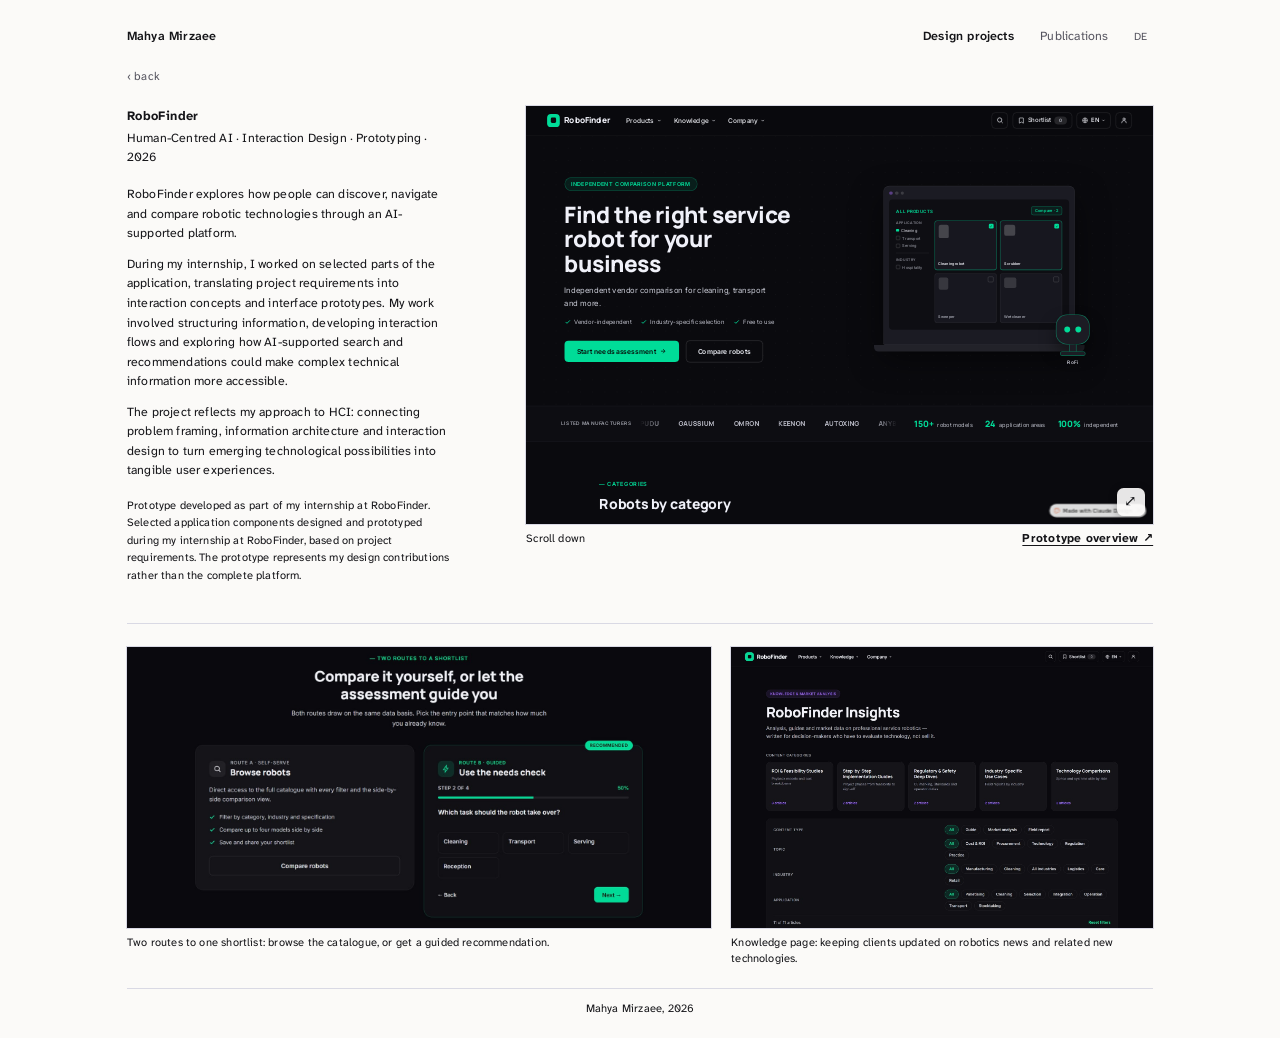
<file: index.html>
<!doctype html>
<html lang="en">
<head>
  <meta charset="utf-8">
  <meta name="viewport" content="width=device-width, initial-scale=1">
  <title>RoboFinder · Mahya Mirzaee</title>
  <meta name="description" content="RoboFinder: how people can discover, navigate and compare robotic technologies through an AI-supported platform. Interaction design and prototyping from my internship.">
  <meta name="theme-color" content="#fbfaf8">
  <link rel="stylesheet" href="project.css?v=10">
<style id="site-bar">
  /* same top bar as the portfolio (mahyamirzaee.github.io) */
  .site-bar { display: flex; flex-wrap: wrap; align-items: baseline; gap: 12px 24px; padding: 4px 0 26px; font-family: "Atkinson Hyperlegible Next", system-ui, sans-serif; }
  .site-bar .sb-name { margin-right: auto; font-size: 15px; font-weight: 600; color: #141418; text-decoration: none; }
  .site-bar nav { display: flex; flex-wrap: wrap; gap: 6px 32px; }
  .site-bar nav a { font-size: 15px; color: #55545f; text-decoration: none; }
  .site-bar nav a[aria-current="page"] { color: #141418; font-weight: 600; }
  .site-bar .sb-lang { font-size: 13px; color: #55545f; text-decoration: none; padding: 2px 7px; }
  .site-bar a:hover { color: #26307f; }
  /* one look for every back link */
  .top { font-size: 14px; }
  .top a { color: #55545f; text-decoration: none; }
  .top a:hover { color: #141418; text-decoration: underline; }
  @media (max-width: 640px) { .site-bar .sb-name { width: 100%; } }
</style>
</head>
<body>
<div class="page">

  <header class="site-bar">
    <a class="sb-name" href="https://mahyamirzaee.github.io/">Mahya Mirzaee</a>
    <nav aria-label="Main">
      <a href="https://mahyamirzaee.github.io/projects/" aria-current="page">Design projects</a>
      <a href="https://mahyamirzaee.github.io/publications/">Publications</a>
    </nav>
    <a class="sb-lang" href="https://mahyamirzaee.github.io/de/projects/" lang="de" hreflang="de" aria-label="Deutsch">DE</a>
  </header>
  <nav class="top" aria-label="Back">
    <a href="https://mahyamirzaee.github.io/projects/">‹ back</a>
  </nav>

  <main>
  <section class="sheet" aria-labelledby="title">
    <div class="col">
      <h1 id="title">RoboFinder</h1>
      <p class="sub">Human-Centred AI · Interaction Design · Prototyping · 2026</p>

      <p>RoboFinder explores how people can discover, navigate and compare robotic technologies through an AI-supported platform.</p>

      <p>During my internship, I worked on selected parts of the application, translating project requirements into interaction concepts and interface prototypes. My work involved structuring information, developing interaction flows and exploring how AI-supported search and recommendations could make complex technical information more accessible.</p>

      <p>The project reflects my approach to HCI: connecting problem framing, information architecture and interaction design to turn emerging technological possibilities into tangible user experiences.</p>

      <p class="note">Prototype developed as part of my internship at RoboFinder. Selected application components designed and prototyped during my internship at RoboFinder, based on project requirements. The prototype represents my design contributions rather than the complete platform.</p>
    </div>

    <div class="cluster">
      <figure>
        <div class="frame r32 live" id="live">
          <iframe src="prototype.html" title="RoboFinder clickable prototype" loading="lazy" tabindex="0"></iframe>
        </div>
        <div class="slidebar">
          <span class="livecap">Scroll down</span>
          <a class="try" href="prototype.html" target="_blank" rel="noopener">Prototype overview ↗</a>
        </div>
      </figure>
    </div>
  </section>

  <section class="more" aria-label="Key screens">
    <figure>
      <div class="frame zoomable" data-cap="Two routes to one shortlist: browse the catalogue, or get a guided recommendation."><img src="img/wizard.jpg" alt="Two routes to a shortlist: on the left, browse robots in the catalogue; on the right, the guided needs check at step 2 of 4, asking which task the robot should take over." loading="lazy"></div>
      <figcaption>Two routes to one shortlist: browse the catalogue, or get a guided recommendation.</figcaption>
    </figure>
    <figure>
      <div class="frame zoomable" data-cap="Knowledge page: keeping clients updated on robotics news and related new technologies."><img src="img/insights.jpg" alt="RoboFinder Insights: content categories such as ROI studies, implementation guides and regulatory deep dives, above filters for content type, topic, industry and application." loading="lazy"></div>
      <figcaption>Knowledge page: keeping clients updated on robotics news and related new technologies.</figcaption>
    </figure>
  </section>
  </main>

  <footer class="foot">
    <span>Mahya Mirzaee, 2026</span>
  </footer>
</div>

<script>
  // The live prototype is laid out at 1440 x 960 and scaled to fit its frame.
  (function () {
    var box = document.getElementById('live');
    var frame = box.querySelector('iframe');
    function fit() { frame.style.transform = 'scale(' + (box.clientWidth / 1440) + ')'; }
    fit();
    window.addEventListener('resize', fit);
  })();
</script>

<script>
  // Gallery: click a picture to open it full screen, then move left and right
  // (arrows, keyboard or swipe). The first picture is the website: clicking it opens the prototype.
  (function () {
    var items = [{
      src: "img/hero.jpg",
      alt: "The RoboFinder website: Find the right service robot for your business, with a product comparison preview and the RoFi mascot.",
      cap: "The RoboFinder website. Click the picture to open it.",
      href: "prototype.html"
    }];
    var tiles = Array.prototype.slice.call(document.querySelectorAll(".more .zoomable"));
    tiles.forEach(function (tile) {
      var img = tile.querySelector("img");
      items.push({ src: img.getAttribute("src"), alt: img.getAttribute("alt") || "", cap: tile.getAttribute("data-cap") || "" });
    });

    var lb = document.createElement("div");
    lb.className = "lightbox";
    lb.hidden = true;
    lb.setAttribute("role", "dialog");
    lb.setAttribute("aria-modal", "true");
    lb.setAttribute("aria-label", "Pictures");
    lb.innerHTML =
      '<button class="lb-close" type="button" aria-label="Close">×</button>' +
      '<button class="lb-nav lb-prev" type="button" aria-label="Previous picture">‹</button>' +
      '<div class="lb-inner"></div>' +
      '<button class="lb-nav lb-next" type="button" aria-label="Next picture">›</button>' +
      '<p class="lb-cap"></p>';
    document.body.appendChild(lb);
    var inner = lb.querySelector(".lb-inner");
    var cap = lb.querySelector(".lb-cap");
    var closeBtn = lb.querySelector(".lb-close");
    var i = 0, opener = null;

    function show(n) {
      i = (n + items.length) % items.length;
      var it = items[i];
      var big = document.createElement("img");
      big.src = it.src;
      big.alt = it.alt;
      if (it.href) {
        big.className = "lb-link";
        big.title = "Open the website";
        big.addEventListener("click", function (e) { e.stopPropagation(); window.open(it.href, "_blank", "noopener"); });
      } else {
        big.addEventListener("click", function (e) { e.stopPropagation(); });
      }
      inner.replaceChildren(big);
      cap.textContent = it.cap + "   " + (i + 1) + " / " + items.length;
    }
    function open(n, from) {
      opener = from || null;
      show(n);
      lb.hidden = false;
      document.documentElement.style.overflow = "hidden";
      if (lb.requestFullscreen) lb.requestFullscreen().catch(function () {});
      closeBtn.focus();
    }
    function close() {
      if (lb.hidden) return;
      lb.hidden = true;
      inner.replaceChildren();
      document.documentElement.style.overflow = "";
      if (document.fullscreenElement === lb && document.exitFullscreen) document.exitFullscreen().catch(function () {});
      if (opener) opener.focus();
    }

    tiles.forEach(function (tile, n) {
      tile.tabIndex = 0;
      tile.setAttribute("role", "button");
      tile.setAttribute("aria-label", "Open picture full screen");
      tile.addEventListener("click", function () { open(n + 1, tile); });
      tile.addEventListener("keydown", function (e) {
        if (e.key === "Enter" || e.key === " ") { e.preventDefault(); open(n + 1, tile); }
      });
    });
    lb.querySelector(".lb-prev").addEventListener("click", function (e) { e.stopPropagation(); show(i - 1); });
    lb.querySelector(".lb-next").addEventListener("click", function (e) { e.stopPropagation(); show(i + 1); });
    lb.addEventListener("click", close);
    closeBtn.addEventListener("click", function (e) { e.stopPropagation(); close(); });
    document.addEventListener("keydown", function (e) {
      if (lb.hidden) return;
      if (e.key === "Escape") close();
      if (e.key === "ArrowLeft") show(i - 1);
      if (e.key === "ArrowRight") show(i + 1);
    });
    // swipe on phones and touch screens
    var x0 = null;
    lb.addEventListener("touchstart", function (e) { x0 = e.touches[0].clientX; }, { passive: true });
    lb.addEventListener("touchend", function (e) {
      if (x0 === null) return;
      var dx = e.changedTouches[0].clientX - x0;
      if (Math.abs(dx) > 40) show(dx < 0 ? i + 1 : i - 1);
      x0 = null;
    });
    document.addEventListener("fullscreenchange", function () { if (!document.fullscreenElement && !lb.hidden) close(); });

    // the live prototype: a button opens it full screen, still clickable
    var live = document.getElementById("live");
    var fsBtn = document.createElement("button");
    fsBtn.type = "button";
    fsBtn.className = "fs-btn";
    fsBtn.setAttribute("aria-label", "Open the prototype full screen");
    fsBtn.textContent = "⤢";
    live.appendChild(fsBtn);
    fsBtn.addEventListener("click", function () {
      if (live.requestFullscreen) live.requestFullscreen().catch(function () { window.open("prototype.html", "_blank"); });
      else window.open("prototype.html", "_blank");
    });
    document.addEventListener("fullscreenchange", function () {
      live.classList.toggle("is-full", document.fullscreenElement === live);
      window.dispatchEvent(new Event("resize"));
    });
  })();
</script>
</body>
</html>
</file>
<file: project.css>
/* Alongside — project page.
   Same frame as Nothing Recent: a narrow text column beside the pictures,
   a second screen with tensions and reflection, related work and a footer. */

@font-face {
  font-family: "Literata";
  src: url("fonts/Literata.woff2") format("woff2");
  font-weight: 200 900;
  font-display: swap;
}
@font-face {
  font-family: "Atkinson Hyperlegible Next";
  src: url("fonts/AtkinsonHyperlegibleNext.woff2") format("woff2");
  font-weight: 200 800;
  font-display: swap;
}

:root {
  --paper: #fbfaf8;
  --ink: #141418;
  --soft: #55555f;
  --indigo: #26307f;
  --lilac: #b3add8;
  --rule: rgba(38, 48, 127, 0.16);
  --head: "Literata", Georgia, serif;
  --text: "Atkinson Hyperlegible Next", system-ui, sans-serif;
}

* { box-sizing: border-box; }
html { -webkit-text-size-adjust: 100%; }
body {
  margin: 0;
  background: var(--paper);
  color: var(--ink);
  font-family: var(--text);
  font-size: 15px;
  line-height: 1.58;
  letter-spacing: 0.015em;
}
a { color: inherit; text-underline-offset: 0.2em; text-decoration-thickness: 1px; }
a:focus-visible, button:focus-visible, .zoomable:focus-visible { outline: 2px solid var(--indigo); outline-offset: 2px; }
img { display: block; max-width: 100%; }
p { margin: 0 0 0.9em; }
figure { margin: 0; }

/* ---------- Page frame ---------- */
.page { max-width: 1340px; margin: 0 auto; padding: 28px 48px 24px; }
@media (min-width: 1000px) { .page { zoom: 0.825; } }   /* desktop shown at 82.5%, like the other project pages */

.top { margin-bottom: 24px; font-size: 14px; }
.top a { text-decoration: none; }
.top a:hover { text-decoration: underline; }

.sheet {
  display: grid;
  grid-template-columns: minmax(0, 400px) minmax(0, 1fr);
  gap: clamp(40px, 5vw, 88px);
  align-items: start;
}
.sheet > .cluster { display: grid; gap: 16px; justify-self: end; width: 100%; max-width: 760px; }
.sheet + .sheet { margin-top: 30px; padding-top: 28px; border-top: 1px solid var(--rule); }

/* ---------- Text column ---------- */
.col h1, .col h2, .cluster-title {
  margin: 0;
  font-family: var(--text);
  font-size: 15.5px;
  font-weight: 700;
  letter-spacing: 0.03em;
}
.col h2 { margin-top: 1.3em; }
.col h2:first-child { margin-top: 0; }
.col h2 + p, .col h2 + ol { margin-top: 0.35em; }
.sub { margin: 0 0 1.1em; color: var(--soft); }

.thread {
  width: 120px;
  height: 3px;
  margin: 0 0 1.4em;
  background: linear-gradient(90deg, var(--indigo) 0 62%, var(--lilac) 62% 100%);
  opacity: 0.85;
}

.lead { font-family: var(--head); font-size: 18px; line-height: 1.45; color: var(--indigo); }
.rq { font-family: var(--head); font-style: italic; font-size: 17px; line-height: 1.5; color: var(--indigo); margin-bottom: 0.5em; }
.small { font-size: 14px; color: var(--soft); }

/* heard → changed: what a buyer met, and what the design does about it */
.heard { list-style: none; margin: 0.5em 0 0; padding: 0; }
.heard li { margin-bottom: 0.75em; }
.heard b { font-weight: 700; }
.heard .then { display: block; padding-left: 14px; color: var(--indigo); position: relative; }
.heard .then::before { content: "→"; position: absolute; left: 0; color: var(--lilac); }

/* ---------- Frames ---------- */
.frame { position: relative; overflow: hidden; background: #0a0a0e; outline: 1px solid var(--rule); outline-offset: -1px; }
.frame img { width: 100%; height: 100%; object-fit: cover; object-position: top; }
.r32 { aspect-ratio: 3 / 2; width: 100%; }
figcaption { margin: 8px 0 0; font-size: 12.5px; line-height: 1.5; color: var(--soft); }

/* ---------- Slideshow: a quiet fade between screen captures ---------- */
.slides .slide { position: absolute; inset: 0; width: 100%; height: 100%; opacity: 0; transition: opacity 900ms ease; }
.slides .slide.on { opacity: 1; z-index: 1; }
@media (prefers-reduced-motion: reduce) { .slides .slide { transition: none; } }

.slidebar { display: flex; justify-content: space-between; align-items: baseline; gap: 16px; margin-top: 6px; flex-wrap: wrap; row-gap: 4px; }
.slidecap { flex: 1 1 260px; margin: 0; font-size: 12.5px; color: var(--soft); }
.try { color: var(--indigo); font-weight: 700; font-size: 15px; letter-spacing: 0.02em; text-decoration: none; white-space: nowrap; }
.try:hover { text-decoration: underline; text-underline-offset: 0.25em; }
.controls { display: flex; align-items: center; gap: 4px; flex-shrink: 0; font-size: 14px; }
.controls button { border: 0; background: none; padding: 6px 9px; font: inherit; color: var(--ink); cursor: pointer; }
.controls .count { min-width: 2.6em; text-align: center; font-variant-numeric: tabular-nums; }

/* screen 2: the robots row across, the result card below with its caption beside it */
.wide img { aspect-ratio: 2160 / 800; object-fit: cover; }
.tall { display: grid; grid-template-columns: minmax(0, 330px) minmax(0, 1fr); gap: 22px; align-items: end; margin-top: 10px; }
.tall img { aspect-ratio: 830 / 1228; object-fit: cover; }
.tall figcaption { margin: 0 0 4px; font-size: 13.5px; }
.tall figcaption b { display: block; margin-bottom: 4px; font-family: var(--head); font-weight: 500; font-size: 16px; color: var(--indigo); }

/* hover: a frame grows a little; click: it opens large */
.zoomable { cursor: zoom-in; transition: transform 350ms ease, box-shadow 350ms ease; }
.frame.zoomable:hover, .zoomable:focus-visible { transform: scale(1.02); z-index: 2; box-shadow: 0 10px 28px rgba(20, 20, 24, 0.18); }
@media (prefers-reduced-motion: reduce) { .zoomable, .zoomable:hover { transition: none; transform: none; } }

/* ---------- Tensions: word pairs held apart by one thread ---------- */
.tension-intro { margin: 0.35em 0 1em; font-size: 13.5px; color: var(--soft); }
.tensions { list-style: none; margin: 0.4em 0 0; padding: 0; }
.tensions li { margin-bottom: 1.05em; }
.pair { display: flex; align-items: center; gap: 10px; }
.pair b { font-family: var(--head); font-size: 17px; font-weight: 500; letter-spacing: 0.01em; color: var(--indigo); white-space: nowrap; }
.pair i { flex: 1; height: 3px; min-width: 26px; background: linear-gradient(90deg, var(--indigo) 0 58%, var(--lilac) 58% 100%); opacity: 0.6; }
.say { display: block; margin-top: 2px; font-size: 13.5px; line-height: 1.5; color: var(--soft); }

.proposal {
  padding-left: 14px;
  border-left: 2px solid var(--lilac);
  font-family: var(--head);
  font-size: 16px;
  line-height: 1.45;
  color: var(--indigo);
}

/* ---------- Related work ---------- */
.related { margin-top: 30px; padding-top: 18px; border-top: 1px solid var(--rule); }
.related .cluster-title { margin: 0 0 12px; font-size: 13px; }
.related ol { display: grid; grid-template-columns: repeat(3, 1fr); gap: 32px; margin: 0; padding: 0; list-style: none; counter-reset: rw; }
.related li { counter-increment: rw; font-size: 13.5px; line-height: 1.45; }
.related li::before { content: counter(rw); display: block; margin-bottom: 4px; font-size: 11px; color: var(--soft); }

/* ---------- Footer ---------- */
.foot {
  margin-top: 24px; padding-top: 14px;
  border-top: 1px solid var(--rule);
  display: flex; justify-content: space-between; flex-wrap: wrap; gap: 10px;
  font-size: 13.5px; color: var(--soft);
}

/* ---------- Large view ---------- */
.lightbox {
  position: fixed; inset: 0; z-index: 50;
  display: flex; flex-direction: column; align-items: center; justify-content: center; gap: 14px;
  padding: 48px 24px 32px;
  background: rgba(251, 250, 248, 0.97);
  cursor: zoom-out;
}
.lightbox[hidden] { display: none; }
.lb-inner { max-width: min(1400px, 94vw); max-height: 82vh; display: flex; }
.lb-inner img { max-width: 100%; max-height: 82vh; object-fit: contain; box-shadow: 0 12px 40px rgba(20, 20, 24, 0.18); cursor: default; }
.lb-cap { margin: 0; text-align: center; font-size: 14px; color: var(--soft); }
.lb-close { position: absolute; top: 14px; right: 18px; border: 0; background: none; font-size: 34px; line-height: 1; color: var(--indigo); cursor: pointer; }

/* ---------- Tablet and phone ---------- */
@media (max-width: 900px) {
  body { font-size: 16px; }
  .page { padding: 32px 24px 44px; }
  .top { margin-bottom: 40px; }
  .sheet { grid-template-columns: 1fr; gap: 28px; }
  .sheet > .cluster { justify-self: stretch; max-width: none; }
}
@media (max-width: 760px) { .related ol { grid-template-columns: 1fr; gap: 14px; } }
@media (max-width: 560px) { .tall { grid-template-columns: 1fr; } }
@media (max-width: 480px) { .page { padding: 28px 16px 40px; } }

/* ---------- Plain text (v3): one font, one colour, no decoration ---------- */
.col p, .col h1, .col h2, .sub, figcaption, .try, .controls, .related, .related li::before, .foot, .lb-cap {
  font-family: var(--text);
  color: var(--ink);
}
.sub { margin: 0.2em 0 1.4em; }
.col h2 { margin-top: 1.5em; }
.col h2 + p { margin-top: 0.35em; }
.try { font-weight: 700; font-size: 14.5px; text-decoration: underline; text-underline-offset: 0.25em; }
figcaption { font-size: 13.5px; }
.tall figcaption { font-size: 13.5px; }

/* ---------- RoboFinder version (v4): the closing note, and a row of two screens ---------- */
.col .note { margin-top: 1.4em; font-size: 13.5px; text-transform: none; letter-spacing: 0.015em; color: var(--ink); }
.more { display: grid; grid-template-columns: minmax(0, 330px) minmax(0, 1fr); gap: 24px; align-items: end; margin-top: 34px; padding-top: 28px; border-top: 1px solid var(--rule); }
.more img { width: 100%; height: auto; }
@media (max-width: 700px) { .more { grid-template-columns: 1fr; } }

/* ---------- Live prototype in the frame (v5) ---------- */
.frame.live { background: #0a0a0e; }
.frame.live iframe { position: absolute; top: 0; left: 0; width: 1440px; height: 960px; border: 0; transform-origin: 0 0; }
.livecap { font-size: 13.5px; color: var(--ink); }
/* two key screens side by side, at the same height: columns follow each picture's width-to-height ratio */
.more { grid-template-columns: 2.078fr 1.5fr; align-items: start; }
@media (max-width: 700px) { .more { grid-template-columns: 1fr; } }

/* ---------- Full screen (v7): pictures and the live prototype ---------- */
.lightbox:fullscreen { padding: 24px; }
.lightbox:fullscreen .lb-inner { max-width: 97vw; max-height: 90vh; }
.lightbox:fullscreen .lb-inner img { max-height: 90vh; }
.fs-btn {
  position: absolute; right: 10px; bottom: 10px; z-index: 3;
  width: 34px; height: 34px; border: 0; border-radius: 8px;
  background: rgba(251, 250, 248, 0.92); color: var(--ink);
  font-size: 18px; line-height: 1; cursor: pointer;
  box-shadow: 0 2px 10px rgba(0, 0, 0, 0.25);
}
.fs-btn:hover { background: #fff; }
.frame.live.is-full { aspect-ratio: auto; width: 100vw; height: 100vh; }
.frame.live.is-full iframe { width: 100% !important; height: 100% !important; transform: none !important; }
.frame.live.is-full .fs-btn { display: none; }

/* footer: only the name, centred (v8) */
.foot { justify-content: center; text-align: center; }

/* ---------- Gallery arrows (v9) ---------- */
.lb-nav {
  position: absolute; top: 50%; transform: translateY(-50%); z-index: 2;
  width: 52px; height: 52px; border: 0; border-radius: 50%;
  background: rgba(20, 20, 24, 0.08); color: var(--ink);
  font-size: 34px; line-height: 1; cursor: pointer;
}
.lb-nav:hover { background: rgba(20, 20, 24, 0.16); }
.lb-prev { left: 18px; }
.lb-next { right: 18px; }
.lb-inner img.lb-link { cursor: pointer; }
.lb-cap { white-space: pre; }
@media (max-width: 600px) { .lb-nav { width: 40px; height: 40px; font-size: 26px; } .lb-prev { left: 6px; } .lb-next { right: 6px; } .lb-cap { white-space: normal; } }
.lb-nav { background: rgba(251, 250, 248, 0.95); box-shadow: 0 4px 16px rgba(20, 20, 24, 0.25); }
.lb-nav:hover { background: #fff; }
</file>
